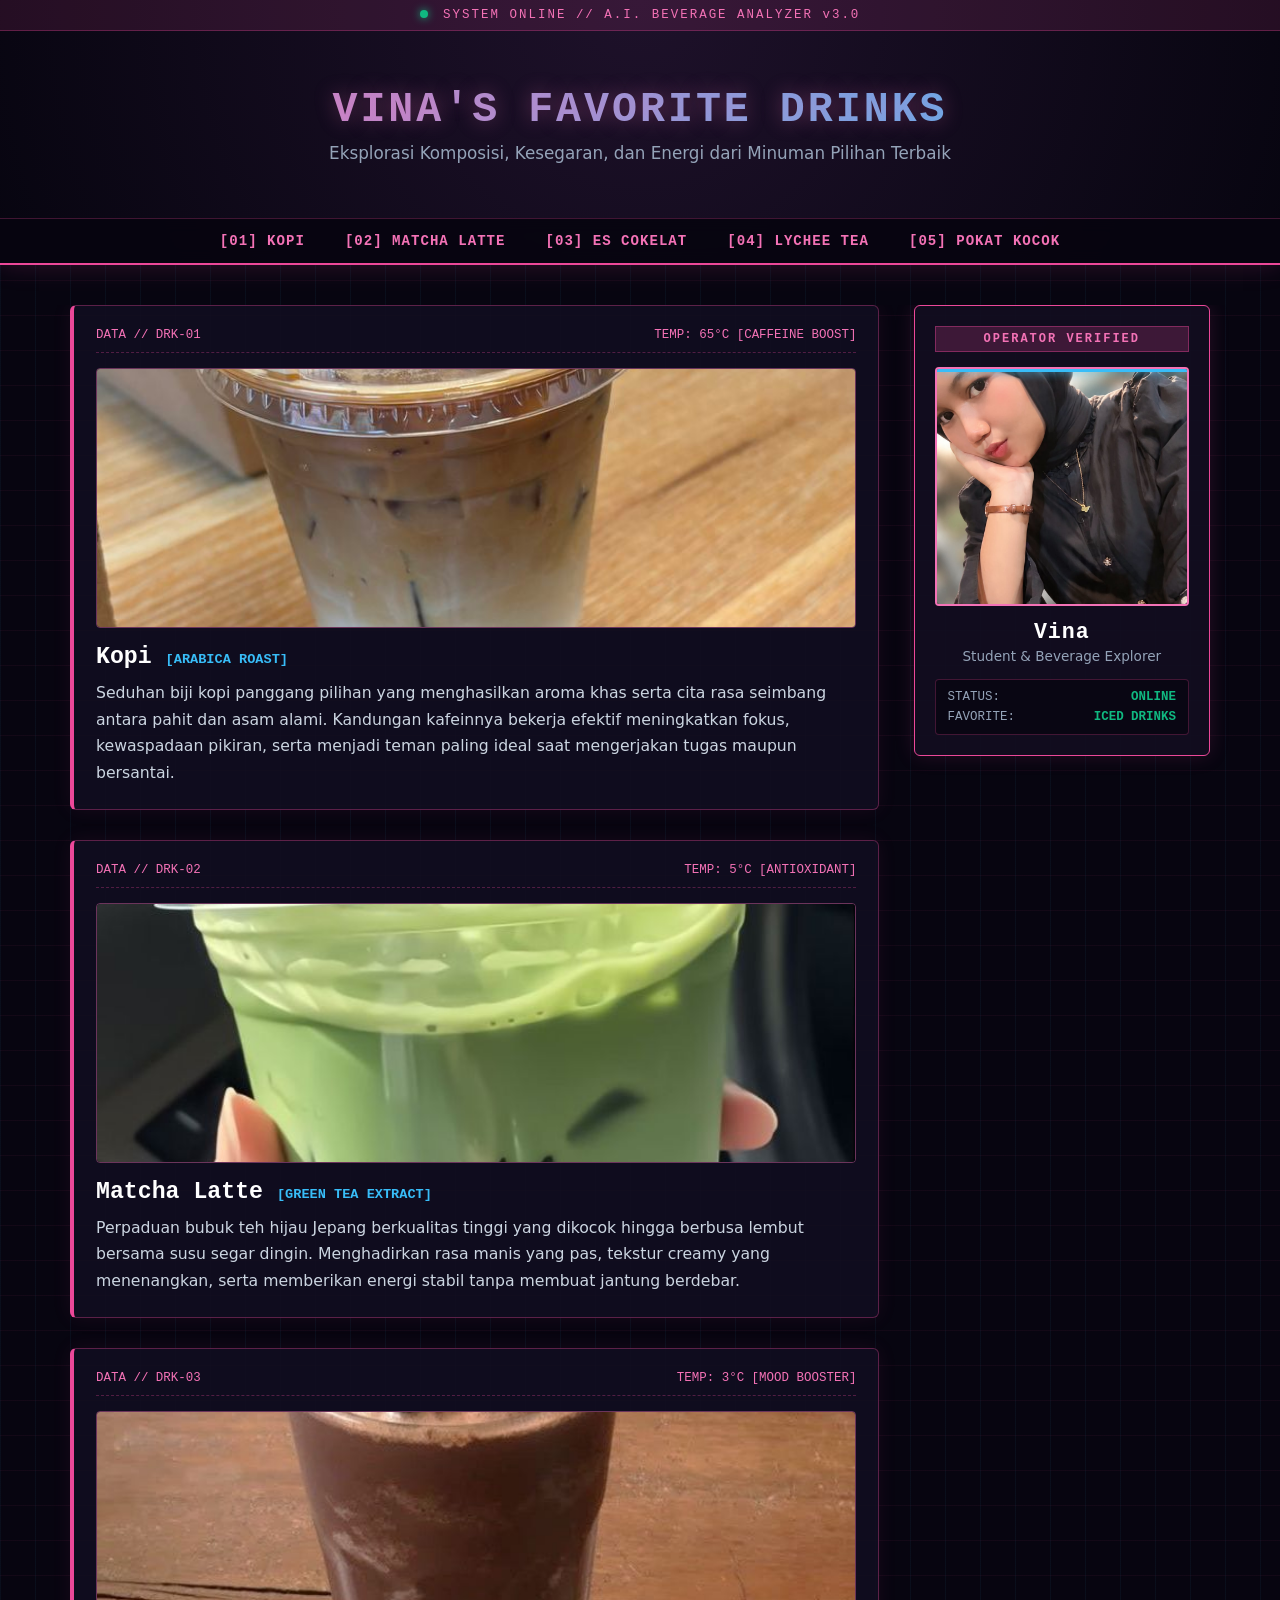
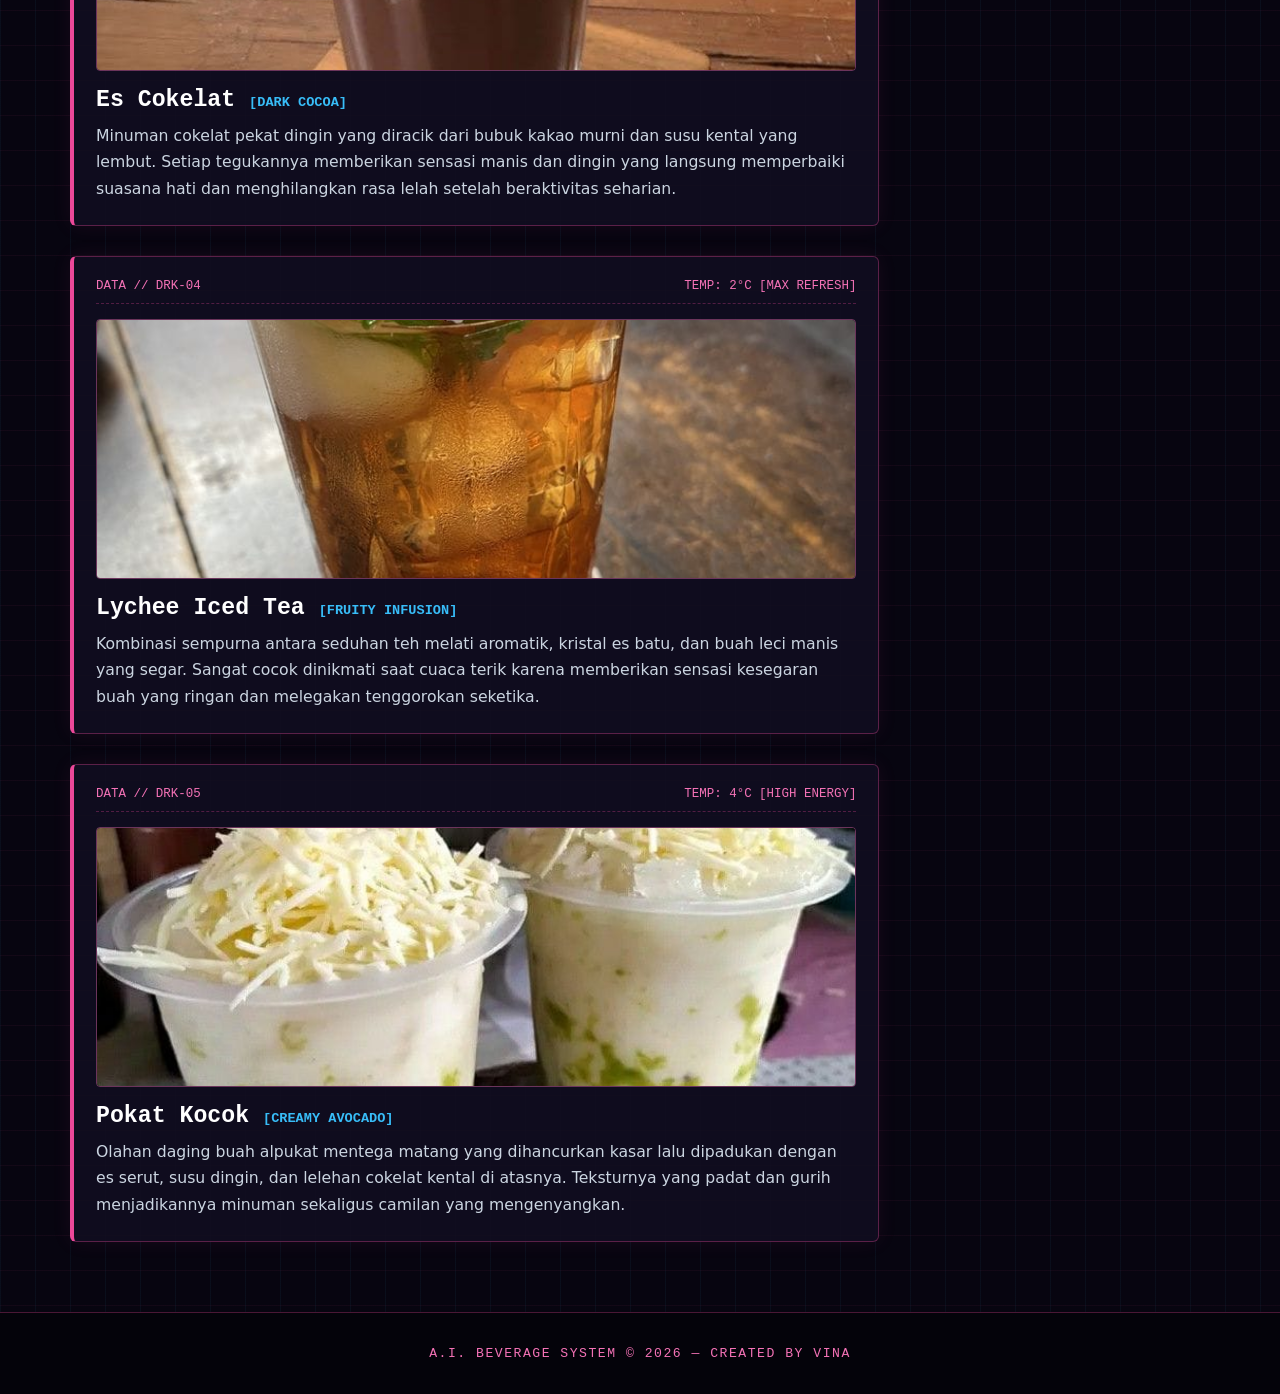
<file: index.html>
<!DOCTYPE html>
<html lang="id">
<head>
    <meta charset="UTF-8">
    <meta name="viewport" content="width=device-width, initial-scale=1.0">
    <title>A.I. Beverage Database - Vina</title>
    <link rel="stylesheet" href="lthan16b.css">
</head>
<body>
    <header class="ai-header">
        <div class="hud-bar">
            <span class="pulse-dot"></span> SYSTEM ONLINE // A.I. BEVERAGE ANALYZER v3.0
        </div>
        <div class="hero-content">
            <h1>VINA'S FAVORITE DRINKS</h1>
            <p>Eksplorasi Komposisi, Kesegaran, dan Energi dari Minuman Pilihan Terbaik</p>
        </div>
        <nav class="ai-nav">
            <ul>
                <li><a href="#kopi">[01] KOPI</a></li>
                <li><a href="#matcha">[02] MATCHA LATTE</a></li>
                <li><a href="#cokelat">[03] ES COKELAT</a></li>
                <li><a href="#teh-leci">[04] LYCHEE TEA</a></li>
                <li><a href="#alpukat">[05] POKAT KOCOK</a></li>
            </ul>
        </nav>
    </header>

    <main class="container">
        <!-- Konten Daftar Minuman -->
        <section id="content">
            <article class="ai-card" id="kopi">
                <div class="card-meta">
                    <span class="id-code">DATA // DRK-01</span>
                    <span class="temp-badge">TEMP: 65°C [CAFFEINE BOOST]</span>
                </div>
                <div class="card-body">
                    <img src="kopi.jpg" alt="Kopi">
                    <div class="card-text">
                        <h2>Kopi <span class="tag">[ARABICA ROAST]</span></h2>
                        <p>Seduhan biji kopi panggang pilihan yang menghasilkan aroma khas serta cita rasa seimbang antara pahit dan asam alami. Kandungan kafeinnya bekerja efektif meningkatkan fokus, kewaspadaan pikiran, serta menjadi teman paling ideal saat mengerjakan tugas maupun bersantai.</p>
                    </div>
                </div>
            </article>

            <article class="ai-card" id="matcha">
                <div class="card-meta">
                    <span class="id-code">DATA // DRK-02</span>
                    <span class="temp-badge">TEMP: 5°C [ANTIOXIDANT]</span>
                </div>
                <div class="card-body">
                    <img src="matcha.jpg" alt="Matcha Latte">
                    <div class="card-text">
                        <h2>Matcha Latte <span class="tag">[GREEN TEA EXTRACT]</span></h2>
                        <p>Perpaduan bubuk teh hijau Jepang berkualitas tinggi yang dikocok hingga berbusa lembut bersama susu segar dingin. Menghadirkan rasa manis yang pas, tekstur creamy yang menenangkan, serta memberikan energi stabil tanpa membuat jantung berdebar.</p>
                    </div>
                </div>
            </article>

            <article class="ai-card" id="cokelat">
                <div class="card-meta">
                    <span class="id-code">DATA // DRK-03</span>
                    <span class="temp-badge">TEMP: 3°C [MOOD BOOSTER]</span>
                </div>
                <div class="card-body">
                    <img src="cokelat.jpg" alt="Es Cokelat">
                    <div class="card-text">
                        <h2>Es Cokelat <span class="tag">[DARK COCOA]</span></h2>
                        <p>Minuman cokelat pekat dingin yang diracik dari bubuk kakao murni dan susu kental yang lembut. Setiap tegukannya memberikan sensasi manis dan dingin yang langsung memperbaiki suasana hati dan menghilangkan rasa lelah setelah beraktivitas seharian.</p>
                    </div>
                </div>
            </article>

            <article class="ai-card" id="teh-leci">
                <div class="card-meta">
                    <span class="id-code">DATA // DRK-04</span>
                    <span class="temp-badge">TEMP: 2°C [MAX REFRESH]</span>
                </div>
                <div class="card-body">
                    <img src="tehleci.jpg" alt="Lychee Iced Tea">
                    <div class="card-text">
                        <h2>Lychee Iced Tea <span class="tag">[FRUITY INFUSION]</span></h2>
                        <p>Kombinasi sempurna antara seduhan teh melati aromatik, kristal es batu, dan buah leci manis yang segar. Sangat cocok dinikmati saat cuaca terik karena memberikan sensasi kesegaran buah yang ringan dan melegakan tenggorokan seketika.</p>
                    </div>
                </div>
            </article>

            <article class="ai-card" id="alpukat">
                <div class="card-meta">
                    <span class="id-code">DATA // DRK-05</span>
                    <span class="temp-badge">TEMP: 4°C [HIGH ENERGY]</span>
                </div>
                <div class="card-body">
                    <img src="alpukat.jpg" alt="Pokat Kocok">
                    <div class="card-text">
                        <h2>Pokat Kocok <span class="tag">[CREAMY AVOCADO]</span></h2>
                        <p>Olahan daging buah alpukat mentega matang yang dihancurkan kasar lalu dipadukan dengan es serut, susu dingin, dan lelehan cokelat kental di atasnya. Teksturnya yang padat dan gurih menjadikannya minuman sekaligus camilan yang mengenyangkan.</p>
                    </div>
                </div>
            </article>
        </section>

        <!-- Sidebar Profil Vina -->
        <aside>
            <article class="profile-card">
                <div class="scanner-label">OPERATOR VERIFIED</div>
                <div class="avatar-box">
                    <img src="vina.jpg" class="profile-img" alt="Foto Profil Vina">
                    <div class="scan-line"></div>
                </div>
                <h2>Vina</h2>
                <p class="role">Student & Beverage Explorer</p>
                <div class="stats-box">
                    <div class="stat-item">
                        <span>STATUS:</span>
                        <span class="online">ONLINE</span>
                    </div>
                    <div class="stat-item">
                        <span>FAVORITE:</span>
                        <span class="online">ICED DRINKS</span>
                    </div>
                </div>
            </article>
        </aside>
    </main>

    <footer>
        <p>A.I. BEVERAGE SYSTEM &copy; 2026 — CREATED BY VINA</p>
    </footer>
</body>
</html>
</file>
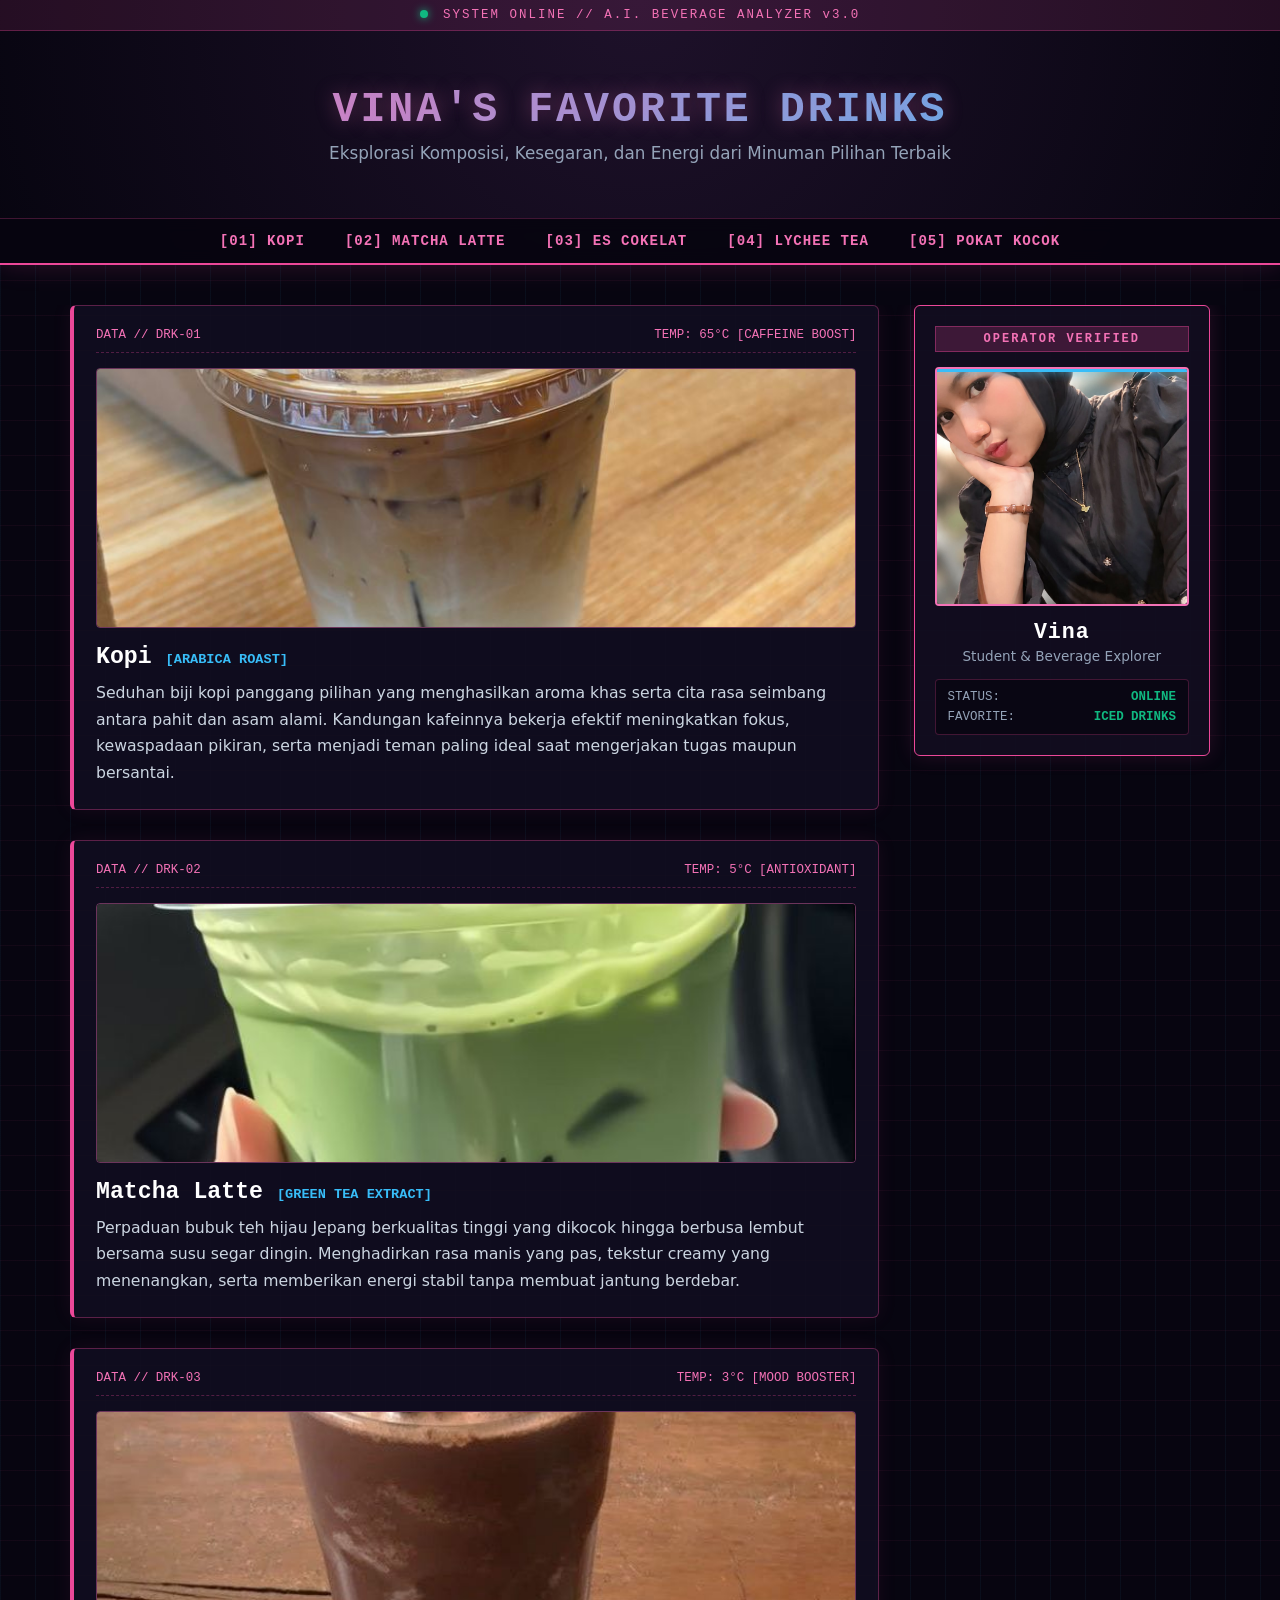
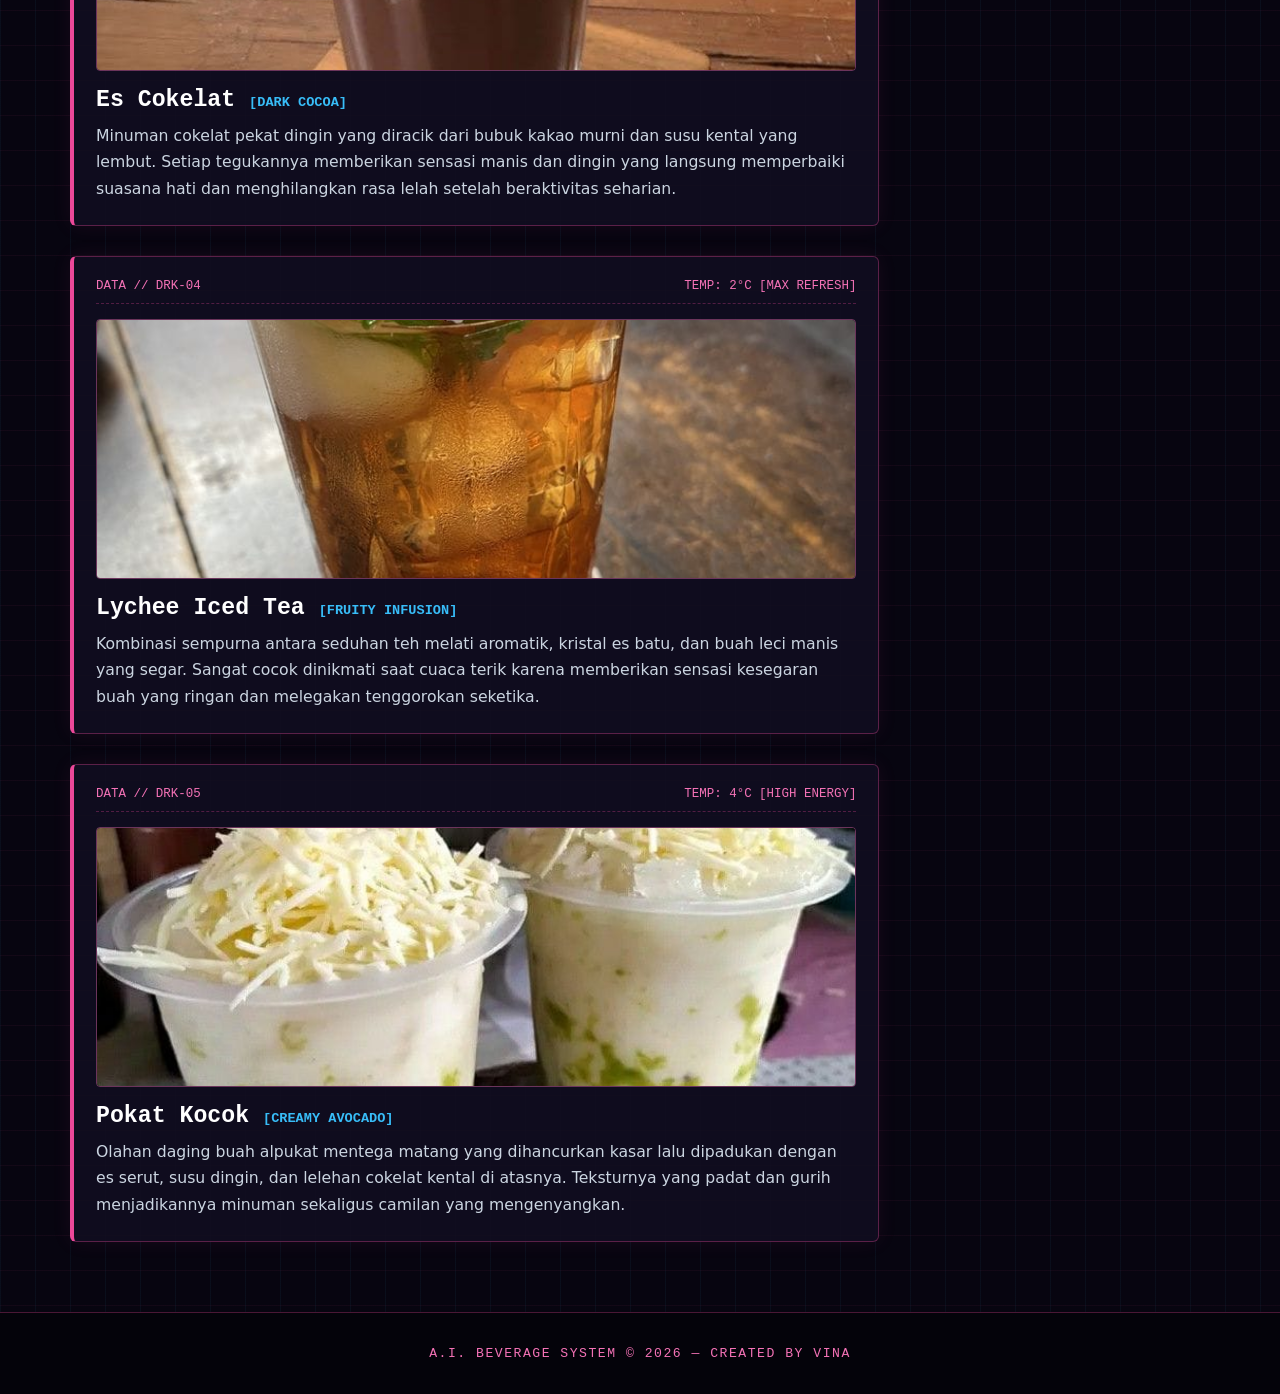
<file: index (1).html>
<!DOCTYPE html>
<html lang="id">
<head>
    <meta charset="UTF-8">
    <meta name="viewport" content="width=device-width, initial-scale=1.0">
    <title>A.I. Beverage Database - Vina</title>
    <link rel="stylesheet" href="lthan16b.css">
</head>
<body>
    <header class="ai-header">
        <div class="hud-bar">
            <span class="pulse-dot"></span> SYSTEM ONLINE // A.I. BEVERAGE ANALYZER v3.0
        </div>
        <div class="hero-content">
            <h1>VINA'S FAVORITE DRINKS</h1>
            <p>Eksplorasi Komposisi, Kesegaran, dan Energi dari Minuman Pilihan Terbaik</p>
        </div>
        <nav class="ai-nav">
            <ul>
                <li><a href="#kopi">[01] KOPI</a></li>
                <li><a href="#matcha">[02] MATCHA LATTE</a></li>
                <li><a href="#cokelat">[03] ES COKELAT</a></li>
                <li><a href="#teh-leci">[04] LYCHEE TEA</a></li>
                <li><a href="#alpukat">[05] POKAT KOCOK</a></li>
            </ul>
        </nav>
    </header>

    <main class="container">
        <!-- Konten Daftar Minuman -->
        <section id="content">
            <article class="ai-card" id="kopi">
                <div class="card-meta">
                    <span class="id-code">DATA // DRK-01</span>
                    <span class="temp-badge">TEMP: 65°C [CAFFEINE BOOST]</span>
                </div>
                <div class="card-body">
                    <img src="kopi.jpg" alt="Kopi">
                    <div class="card-text">
                        <h2>Kopi <span class="tag">[ARABICA ROAST]</span></h2>
                        <p>Seduhan biji kopi panggang pilihan yang menghasilkan aroma khas serta cita rasa seimbang antara pahit dan asam alami. Kandungan kafeinnya bekerja efektif meningkatkan fokus, kewaspadaan pikiran, serta menjadi teman paling ideal saat mengerjakan tugas maupun bersantai.</p>
                    </div>
                </div>
            </article>

            <article class="ai-card" id="matcha">
                <div class="card-meta">
                    <span class="id-code">DATA // DRK-02</span>
                    <span class="temp-badge">TEMP: 5°C [ANTIOXIDANT]</span>
                </div>
                <div class="card-body">
                    <img src="matcha.jpg" alt="Matcha Latte">
                    <div class="card-text">
                        <h2>Matcha Latte <span class="tag">[GREEN TEA EXTRACT]</span></h2>
                        <p>Perpaduan bubuk teh hijau Jepang berkualitas tinggi yang dikocok hingga berbusa lembut bersama susu segar dingin. Menghadirkan rasa manis yang pas, tekstur creamy yang menenangkan, serta memberikan energi stabil tanpa membuat jantung berdebar.</p>
                    </div>
                </div>
            </article>

            <article class="ai-card" id="cokelat">
                <div class="card-meta">
                    <span class="id-code">DATA // DRK-03</span>
                    <span class="temp-badge">TEMP: 3°C [MOOD BOOSTER]</span>
                </div>
                <div class="card-body">
                    <img src="cokelat.jpg" alt="Es Cokelat">
                    <div class="card-text">
                        <h2>Es Cokelat <span class="tag">[DARK COCOA]</span></h2>
                        <p>Minuman cokelat pekat dingin yang diracik dari bubuk kakao murni dan susu kental yang lembut. Setiap tegukannya memberikan sensasi manis dan dingin yang langsung memperbaiki suasana hati dan menghilangkan rasa lelah setelah beraktivitas seharian.</p>
                    </div>
                </div>
            </article>

            <article class="ai-card" id="teh-leci">
                <div class="card-meta">
                    <span class="id-code">DATA // DRK-04</span>
                    <span class="temp-badge">TEMP: 2°C [MAX REFRESH]</span>
                </div>
                <div class="card-body">
                    <img src="tehleci.jpg" alt="Lychee Iced Tea">
                    <div class="card-text">
                        <h2>Lychee Iced Tea <span class="tag">[FRUITY INFUSION]</span></h2>
                        <p>Kombinasi sempurna antara seduhan teh melati aromatik, kristal es batu, dan buah leci manis yang segar. Sangat cocok dinikmati saat cuaca terik karena memberikan sensasi kesegaran buah yang ringan dan melegakan tenggorokan seketika.</p>
                    </div>
                </div>
            </article>

            <article class="ai-card" id="alpukat">
                <div class="card-meta">
                    <span class="id-code">DATA // DRK-05</span>
                    <span class="temp-badge">TEMP: 4°C [HIGH ENERGY]</span>
                </div>
                <div class="card-body">
                    <img src="alpukat.jpg" alt="Pokat Kocok">
                    <div class="card-text">
                        <h2>Pokat Kocok <span class="tag">[CREAMY AVOCADO]</span></h2>
                        <p>Olahan daging buah alpukat mentega matang yang dihancurkan kasar lalu dipadukan dengan es serut, susu dingin, dan lelehan cokelat kental di atasnya. Teksturnya yang padat dan gurih menjadikannya minuman sekaligus camilan yang mengenyangkan.</p>
                    </div>
                </div>
            </article>
        </section>

        <!-- Sidebar Profil Vina -->
        <aside>
            <article class="profile-card">
                <div class="scanner-label">OPERATOR VERIFIED</div>
                <div class="avatar-box">
                    <img src="vina.jpg" class="profile-img" alt="Foto Profil Vina">
                    <div class="scan-line"></div>
                </div>
                <h2>Vina</h2>
                <p class="role">Student & Beverage Explorer</p>
                <div class="stats-box">
                    <div class="stat-item">
                        <span>STATUS:</span>
                        <span class="online">ONLINE</span>
                    </div>
                    <div class="stat-item">
                        <span>FAVORITE:</span>
                        <span class="online">ICED DRINKS</span>
                    </div>
                </div>
            </article>
        </aside>
    </main>

    <footer>
        <p>A.I. BEVERAGE SYSTEM &copy; 2026 — CREATED BY VINA</p>
    </footer>
</body>
</html>
</file>
<file: lthan16b.css>
/* Reset & Pengaturan Dasar */
* {
    box-sizing: border-box;
    scroll-behavior: smooth;
}

body {
    background-color: #070510;
    background-image: 
        linear-gradient(rgba(236, 72, 153, 0.05) 1px, transparent 1px),
        linear-gradient(90deg, rgba(56, 189, 248, 0.05) 1px, transparent 1px);
    background-size: 35px 35px;
    color: #e2e8f0;
    font-family: 'Courier New', Courier, monospace, sans-serif;
    margin: 0;
}

/* Header & HUD Bar */
.ai-header {
    background: radial-gradient(circle at top, #1e112a 0%, #070510 100%);
    border-bottom: 2px solid #ec4899;
    text-align: center;
    box-shadow: 0 0 25px rgba(236, 72, 153, 0.18);
}

.hud-bar {
    background: rgba(236, 72, 153, 0.12);
    color: #f472b6;
    font-size: 0.78rem;
    padding: 8px;
    letter-spacing: 2px;
    border-bottom: 1px solid rgba(236, 72, 153, 0.3);
}

.pulse-dot {
    display: inline-block;
    width: 8px;
    height: 8px;
    background-color: #10b981;
    border-radius: 50%;
    box-shadow: 0 0 8px #10b981;
    margin-right: 6px;
}

.hero-content {
    padding: 55px 20px;
}

.hero-content h1 {
    font-size: 2.6rem;
    background: linear-gradient(to right, #f472b6, #38bdf8);
    -webkit-background-clip: text;
    -webkit-text-fill-color: transparent;
    text-shadow: 0 0 20px rgba(244, 114, 182, 0.35);
    letter-spacing: 3px;
    margin: 0 0 10px 0;
}

.hero-content p {
    font-family: system-ui, -apple-system, sans-serif;
    color: #94a3b8;
    font-size: 1.05rem;
    margin: 0;
}

/* Navigasi Sticky */
.ai-nav {
    background: rgba(7, 5, 16, 0.92);
    backdrop-filter: blur(8px);
    position: sticky;
    top: 0;
    z-index: 100;
    border-top: 1px solid rgba(236, 72, 153, 0.25);
}

.ai-nav ul {
    list-style: none;
    display: flex;
    justify-content: center;
    flex-wrap: wrap;
    margin: 0;
    padding: 0;
}

.ai-nav ul li a {
    display: block;
    color: #f472b6;
    text-decoration: none;
    padding: 14px 20px;
    font-size: 0.88rem;
    font-weight: bold;
    letter-spacing: 1px;
    transition: all 0.3s ease;
}

.ai-nav ul li a:hover {
    background: rgba(236, 72, 153, 0.2);
    color: #ffffff;
    box-shadow: inset 0 -3px 0 #f472b6;
}

/* Layout Utama */
.container {
    max-width: 1180px;
    margin: 40px auto;
    padding: 0 20px;
    overflow: auto;
}

#content {
    float: left;
    width: 71%;
}

aside {
    float: right;
    width: 26%;
}

/* Kartu Minuman AI */
.ai-card {
    background: rgba(18, 14, 32, 0.88);
    border: 1px solid rgba(236, 72, 153, 0.35);
    border-left: 4px solid #ec4899;
    border-radius: 6px;
    padding: 22px;
    margin-bottom: 30px;
    box-shadow: 0 0 20px rgba(236, 72, 153, 0.08);
    transition: transform 0.3s ease, border-color 0.3s ease, box-shadow 0.3s ease;
}

.ai-card:hover {
    transform: translateX(6px);
    border-color: #38bdf8;
    box-shadow: 0 0 25px rgba(56, 189, 248, 0.25);
}

.card-meta {
    display: flex;
    justify-content: space-between;
    font-size: 0.78rem;
    color: #f472b6;
    padding-bottom: 10px;
    margin-bottom: 15px;
    border-bottom: 1px dashed rgba(236, 72, 153, 0.3);
}

.card-body img {
    width: 100%;
    height: 260px;
    object-fit: cover;
    border-radius: 4px;
    border: 1px solid rgba(244, 114, 182, 0.4);
    margin-bottom: 16px;
    display: block;
}

.card-text h2 {
    color: #ffffff;
    font-size: 1.45rem;
    margin: 0 0 10px 0;
}

.card-text .tag {
    color: #38bdf8;
    font-size: 0.85rem;
}

.card-text p {
    font-family: system-ui, -apple-system, sans-serif;
    color: #cbd5e1;
    line-height: 1.7;
    font-size: 0.98rem;
    margin: 0;
}

/* Sidebar Profil Scanner */
.profile-card {
    background: rgba(18, 14, 32, 0.92);
    border: 1px solid #ec4899;
    border-radius: 6px;
    padding: 20px;
    text-align: center;
    box-shadow: 0 0 20px rgba(236, 72, 153, 0.15);
}

.scanner-label {
    background: rgba(236, 72, 153, 0.2);
    color: #f472b6;
    font-size: 0.75rem;
    font-weight: bold;
    padding: 5px;
    letter-spacing: 2px;
    margin-bottom: 15px;
    border: 1px solid rgba(236, 72, 153, 0.4);
}

.avatar-box {
    position: relative;
    overflow: hidden;
    border-radius: 4px;
    border: 2px solid #f472b6;
    margin-bottom: 14px;
}

.profile-img {
    width: 100%;
    height: 235px;
    object-fit: cover;
    display: block;
}

/* Animasi Scan-line */
.scan-line {
    position: absolute;
    top: 0;
    left: 0;
    width: 100%;
    height: 3px;
    background: #38bdf8;
    box-shadow: 0 0 10px #38bdf8;
    animation: scan 3s linear infinite;
}

@keyframes scan {
    0% { top: 0%; }
    50% { top: 98%; }
    100% { top: 0%; }
}

.profile-card h2 {
    color: #ffffff;
    margin: 0 0 4px 0;
    font-size: 1.35rem;
    letter-spacing: 1px;
}

.profile-card .role {
    font-family: system-ui, sans-serif;
    color: #94a3b8;
    font-size: 0.85rem;
    margin: 0 0 15px 0;
}

.stats-box {
    background: rgba(7, 5, 16, 0.75);
    border: 1px solid rgba(236, 72, 153, 0.25);
    border-radius: 4px;
    padding: 10px 12px;
    text-align: left;
    font-size: 0.78rem;
}

.stat-item {
    display: flex;
    justify-content: space-between;
    margin-bottom: 6px;
    color: #94a3b8;
}

.stat-item:last-child {
    margin-bottom: 0;
}

.stat-item .online {
    color: #10b981;
    font-weight: bold;
}

/* Footer */
footer {
    background: #04030a;
    color: #f472b6;
    text-align: center;
    padding: 20px;
    font-size: 0.82rem;
    letter-spacing: 1.5px;
    clear: both;
    border-top: 1px solid rgba(236, 72, 153, 0.3);
    margin-top: 40px;
}

/* Responsif Layar HP */
@media screen and (max-width: 768px) {
    #content, aside {
        float: none;
        width: 100%;
    }

    .hero-content h1 {
        font-size: 1.9rem;
    }
}
</file>
